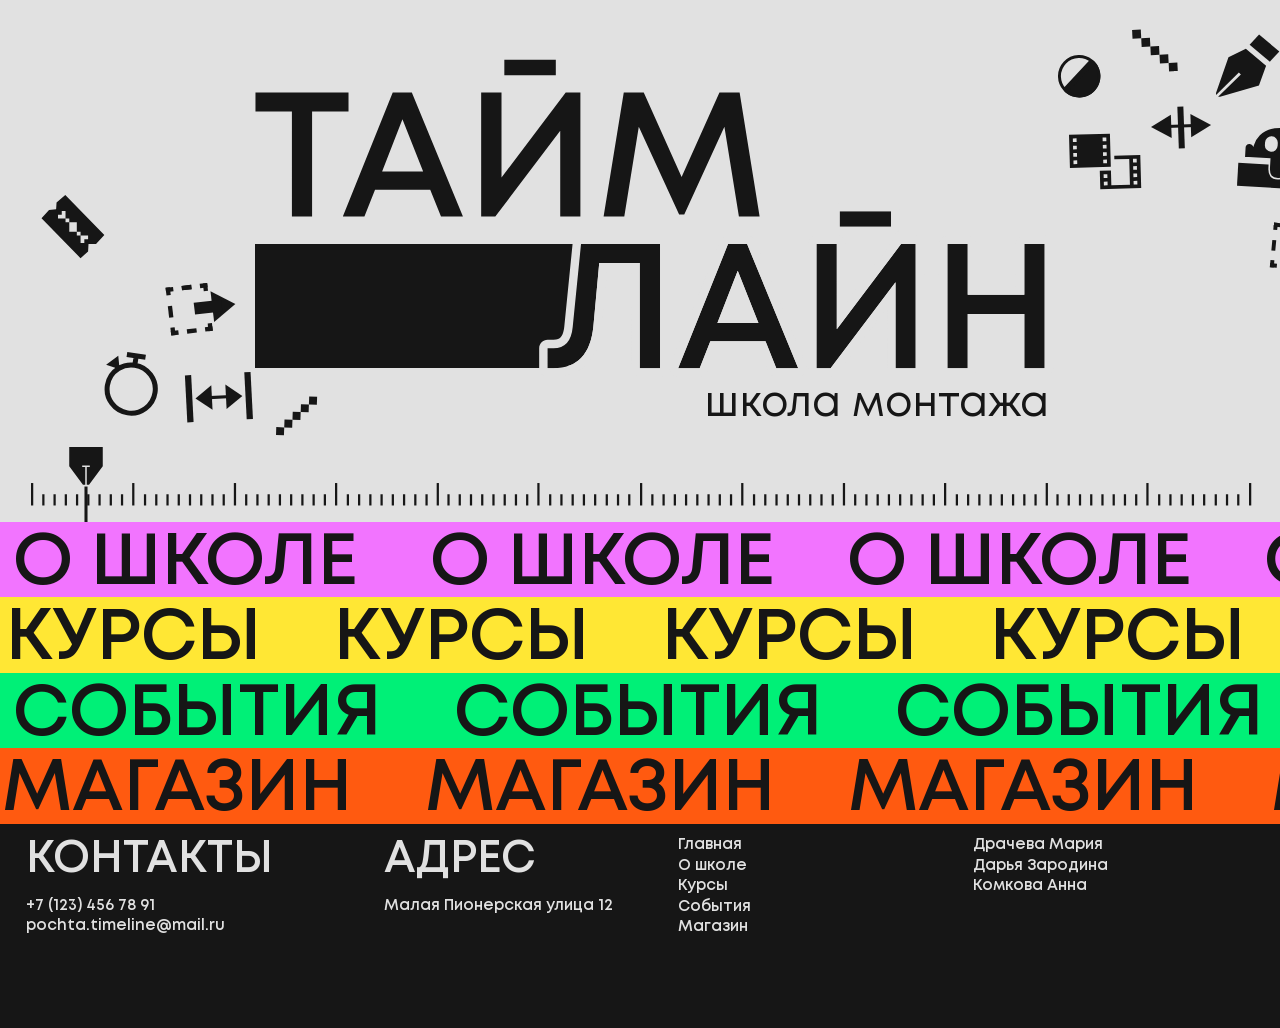
<file: index.html>
<!doctype html>
<html lang="ru">
  <head>
    <meta charset="UTF-8" />
    <meta name="viewport" content="width=device-width, initial-scale=1.0" />
    <title>ТАЙМЛАЙН</title>
    <link rel="stylesheet" href="stylesheets/style.css" />
    <script defer src="javascripts/index.js"></script>
    <link rel="icon" href="images/icon.svg" />
  </head>

  <body class="main-page">
    <!-- <img class="bg-overlay" src="images/layouts/index.png" alt="" /> -->
    <section class="heading">
      <img class="logo" src="images/for-index/logo.svg" alt="logo" />
      <p>школа монтажа</p>

      <img
        id="parallaxPlusPlus"
        class="cut"
        src="images/elements/cut.svg"
        alt="cut"
      />
      <img
        id="parallaxMinusMinus"
        class="fx"
        src="images/elements/fx.svg"
        alt="fx"
      />
      <img
        id="parallaxMinusPlus"
        class="arrow"
        src="images/elements/arrow.svg"
        alt="arrow"
      />
      <img
        id="parallaxPlusMinus"
        class="clock"
        src="images/elements/clock.svg"
        alt="clock"
      />
      <img
        id="parallaxPlusPlus2"
        class="arrows1"
        src="images/elements/arrows1.svg"
        alt="arrows1"
      />
      <img
        id="parallaxPlusMinus2"
        class="stick"
        src="images/elements/stick.svg"
        alt="stick"
      />

      <img
        id="parallaxMinusPlus2"
        class="arrow2"
        src="images/elements/arrow.svg"
        alt="arrow"
      />
      <img
        id="parallaxMinusMinus2"
        class="stick2"
        src="images/elements/stick.svg"
        alt="stick"
      />
      <img
        id="parallaxPlusPlus3"
        class="arrows2"
        src="images/elements/arrows2.svg"
        alt="arrows2"
      />
      <img
        id="parallaxMinusPlus3"
        class="frame"
        src="images/elements/frame.svg"
        alt="frame"
      />
      <img
        id="parallaxPlusMinus3"
        class="pen"
        src="images/elements/pen.svg"
        alt="pen"
      />
      <img
        id="parallaxMinusMinus3"
        class="visibility"
        src="images/elements/visibility.svg"
        alt="visibility"
      />
      <img
        id="parallaxPlusPlus4"
        class="circle"
        src="images/elements/circle.svg"
        alt="circle"
      />

      <img class="line" src="images/for-index/line.svg" alt="line" />
      <img
        id="parallaxcursor"
        class="cursor"
        src="images/for-index/cursor.svg"
        alt="cursor"
      />

      <nav class="main-menu">
        <a class="about-school" href="aboutschool.html"
          >О ШКОЛЕ&nbsp;&nbsp;&nbsp;&nbsp;О ШКОЛЕ&nbsp;&nbsp;&nbsp;&nbsp;О
          ШКОЛЕ&nbsp;&nbsp;&nbsp;&nbsp;О ШКОЛЕ&nbsp;&nbsp;&nbsp;&nbsp;О
          ШКОЛЕ&nbsp;&nbsp;&nbsp;&nbsp;О ШКОЛЕ&nbsp;&nbsp;&nbsp;&nbsp;О
          ШКОЛЕ&nbsp;&nbsp;&nbsp;&nbsp;О ШКОЛЕ</a
        >
        <a class="courses" href="courses.html"
          >КУРСЫ&nbsp;&nbsp;&nbsp;&nbsp;КУРСЫ&nbsp;&nbsp;&nbsp;&nbsp;КУРСЫ&nbsp;&nbsp;&nbsp;&nbsp;КУРСЫ&nbsp;&nbsp;&nbsp;&nbsp;КУРСЫ&nbsp;&nbsp;&nbsp;&nbsp;КУРСЫ&nbsp;&nbsp;&nbsp;&nbsp;КУРСЫ&nbsp;&nbsp;&nbsp;&nbsp;КУРСЫ</a
        >
        <a class="events" href="events.html"
          >СОБЫТИЯ&nbsp;&nbsp;&nbsp;&nbsp;СОБЫТИЯ&nbsp;&nbsp;&nbsp;&nbsp;СОБЫТИЯ&nbsp;&nbsp;&nbsp;&nbsp;СОБЫТИЯ&nbsp;&nbsp;&nbsp;&nbsp;СОБЫТИЯ&nbsp;&nbsp;&nbsp;&nbsp;СОБЫТИЯ&nbsp;&nbsp;&nbsp;&nbsp;СОБЫТИЯ&nbsp;&nbsp;&nbsp;&nbsp;СОБЫТИЯ</a
        >
        <a class="shop" href="shop.html"
          >МАГАЗИН&nbsp;&nbsp;&nbsp;&nbsp;МАГАЗИН&nbsp;&nbsp;&nbsp;&nbsp;МАГАЗИН&nbsp;&nbsp;&nbsp;&nbsp;МАГАЗИН&nbsp;&nbsp;&nbsp;&nbsp;МАГАЗИН&nbsp;&nbsp;&nbsp;&nbsp;МАГАЗИН&nbsp;&nbsp;&nbsp;&nbsp;МАГАЗИН</a
        >
      </nav>
    </section>

    <section class="footer">
      <section class="first">
        <h1>КОНТАКТЫ</h1>
        <p>+7 (123) 456 78 91</p>
        <p>pochta.timeline@mail.ru</p>
      </section>

      <section class="second">
        <h1>АДРЕС</h1>
        <p>Малая Пионерская улица 12</p>
      </section>

      <section class="thrid">
        <a href="index.html">Главная</a>
        <a href="aboutschool.html">О школе</a>
        <a href="courses.html">Курсы</a>
        <a href="events.html">События</a>
        <a href="shop.html">Магазин</a>
      </section>

      <section class="forth">
        <p>Драчева Мария</p>
        <p>Дарья Зародина</p>
        <p>Комкова Анна</p>
      </section>
    </section>
  </body>
</html>
</file>
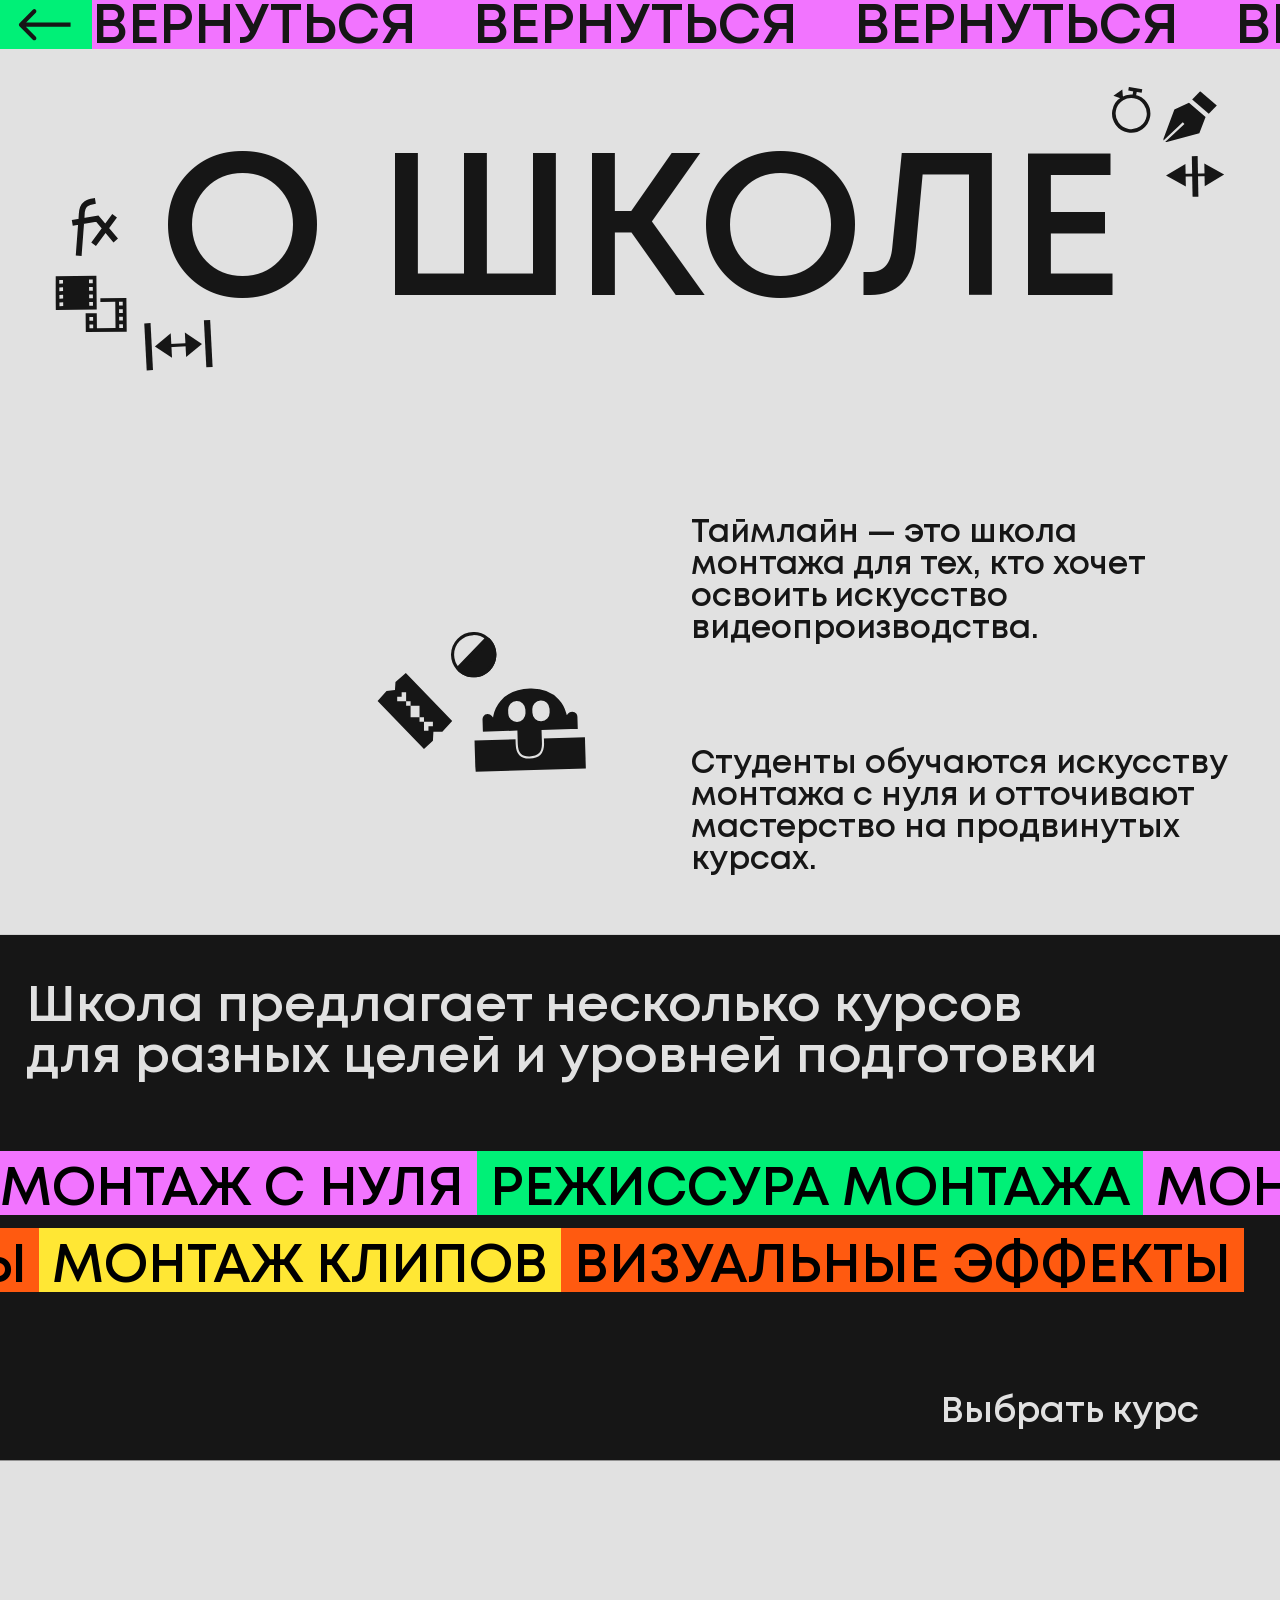
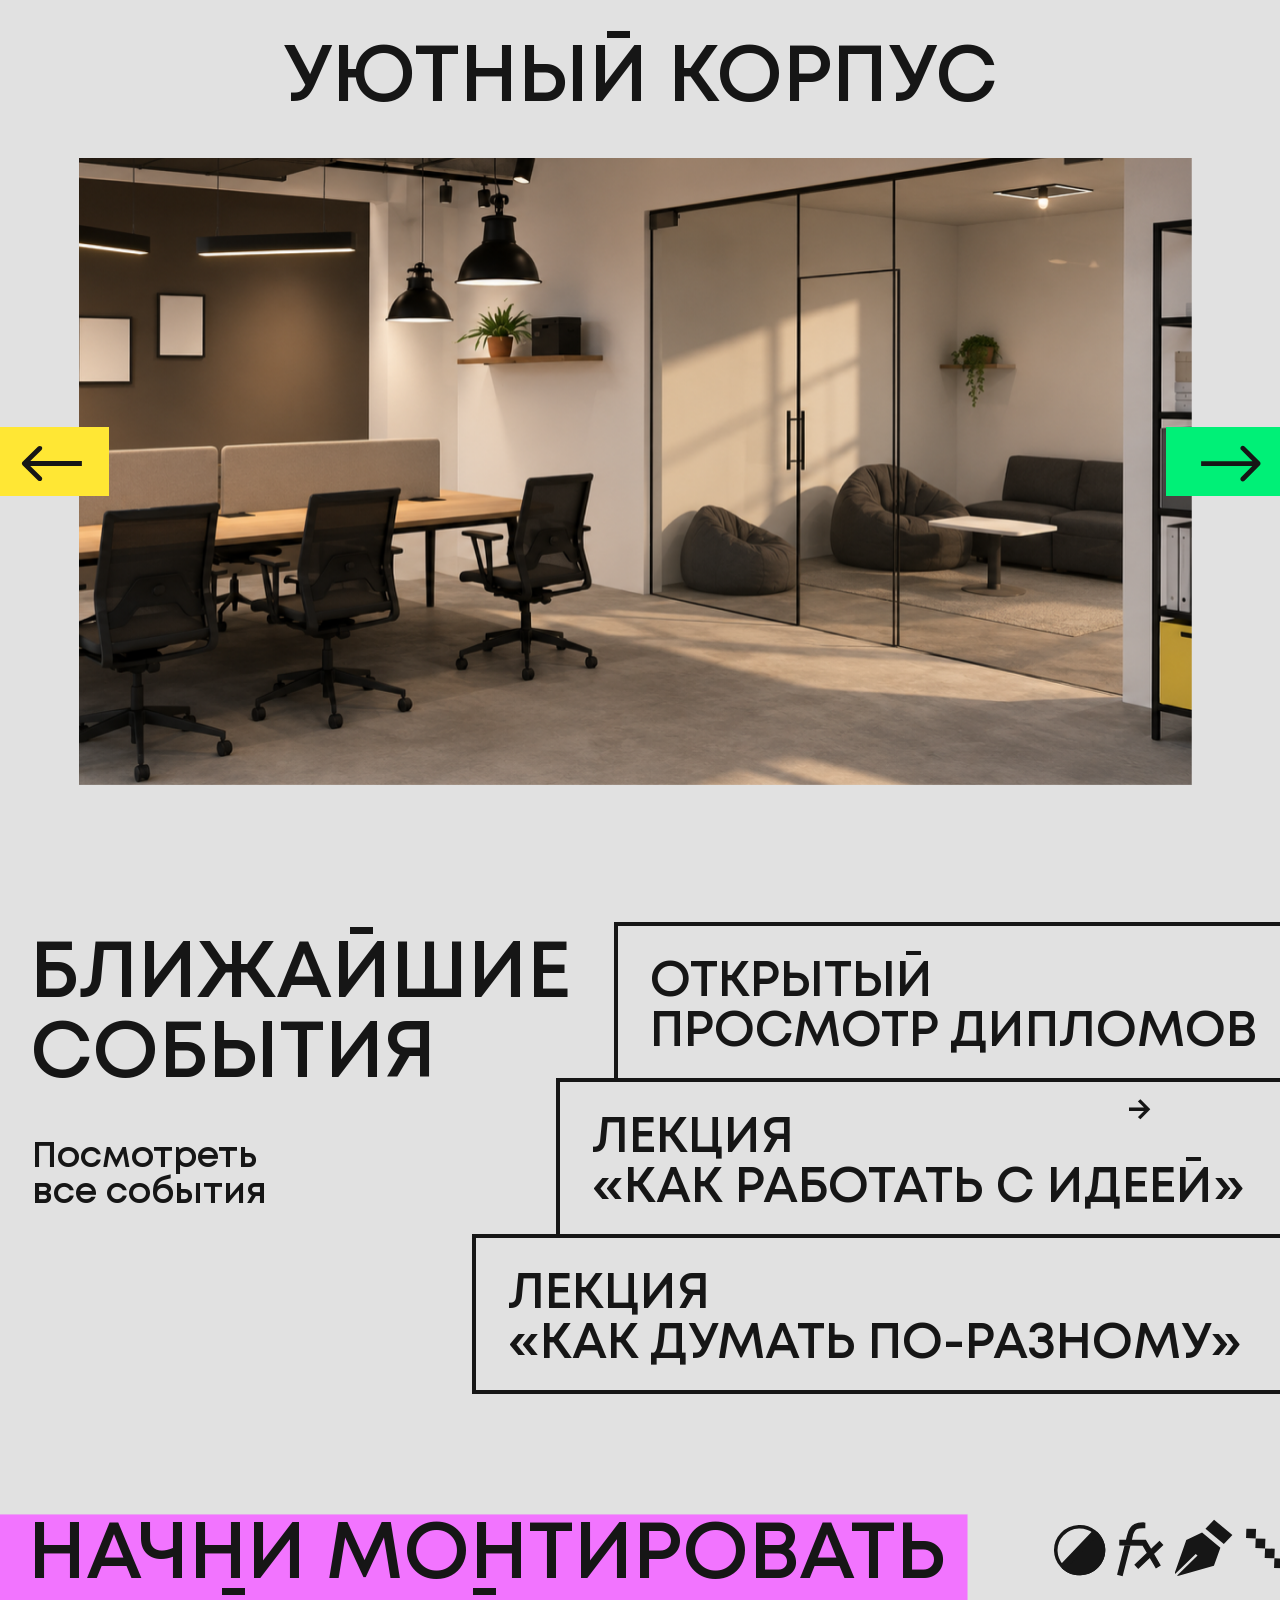
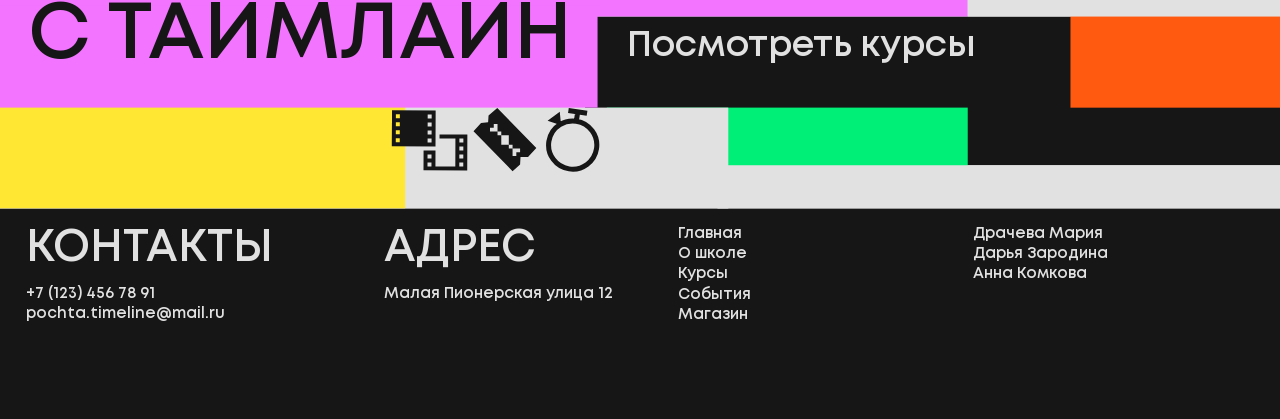
<file: aboutschool.html>
<!doctype html>
<html lang="ru">
  <head>
    <meta charset="UTF-8" />
    <meta name="viewport" content="width=device-width, initial-scale=1.0" />
    <title>О ШКОЛЕ</title>
    <link rel="stylesheet" href="stylesheets/style.css" />
    <script defer src="javascripts/aboutschool.js"></script>
    <link rel="icon" href="images/icon.svg" />
  </head>
  <body class="page-about-school">
    <!-- <img class="bg-overlay" src="images/layouts/about-school.png" alt="Frame" /> -->
    <nav class="comeback">
      <a class="button-comeback" href="index.html"></a>
      <a class="text-comeback" href="index.html"
        >ВЕРНУТЬСЯ&nbsp;&nbsp;&nbsp;&nbsp;ВЕРНУТЬСЯ&nbsp;&nbsp;&nbsp;&nbsp;ВЕРНУТЬСЯ&nbsp;&nbsp;&nbsp;&nbsp;ВЕРНУТЬСЯ&nbsp;&nbsp;&nbsp;&nbsp;ВЕРНУТЬСЯ&nbsp;&nbsp;&nbsp;&nbsp;ВЕРНУТЬСЯ&nbsp;&nbsp;&nbsp;&nbsp;ВЕРНУТЬСЯ</a
      >
    </nav>

    <section class="heading">
      <h1>О ШКОЛЕ</h1>
      <img
        id="parallaxPlusPlus"
        class="fx"
        src="images/elements/fx.svg"
        alt="fx"
      />
      <img
        id="parallaxPlusMinus"
        class="frame"
        src="images/elements/frame.svg"
        alt="frame"
      />
      <img
        id="parallaxMinusMinus"
        class="arrows1"
        src="images/elements/arrows1.svg"
        alt="arrows1"
      />
      <img
        id="parallaxMinusPlus"
        class="clock"
        src="images/elements/clock.svg"
        alt="clock"
      />
      <img
        id="parallaxPlusPlus2"
        class="pen"
        src="images/elements/pen.svg"
        alt="pen"
      />
      <img
        id="parallaxPlusMinus2"
        class="arrows2"
        src="images/elements/arrows2.svg"
        alt="arrows2"
      />
    </section>

    <section class="description">
      <section class="elements">
        <img
          class="visibility"
          src="images/elements/visibility.svg"
          alt="visibility"
        />
        <img class="circle" src="images/elements/circle.svg" alt="circle" />
        <img class="cut" src="images/elements/cut.svg" alt="cut" />
      </section>
      <section class="text">
        <p>
          Таймлайн — это школа монтажа для тех, кто хочет освоить искусство
          видеопроизводства.
        </p>
        <p>
          Студенты обучаются искусству монтажа с нуля и отточивают мастерство на
          продвинутых курсах.
        </p>
      </section>
    </section>

    <section class="courses-part">
      <img
        class="background"
        src="images/for-about-school/background.svg"
        alt="background"
      />
      <p class="courses-heading">
        Школа предлагает несколько курсов<br />для разных целей и уровней
        подготовки
      </p>

      <div class="first-marquee">
        <div class="parts-of-marquee">
          <div class="pink">МОНТАЖ С НУЛЯ</div>
          <div class="green">РЕЖИССУРА МОНТАЖА</div>
          <div class="pink">МОНТАЖ С НУЛЯ</div>
          <div class="green">РЕЖИССУРА МОНТАЖА</div>
          <!-- <div class="pink">МОНТАЖ С НУЛЯ</div>
          <div class="green">РЕЖИССУРА МОНТАЖА</div> -->
        </div>
      </div>

      <div class="second-marquee">
        <div class="parts-of-marquee">
          <div class="yellow">МОНТАЖ КЛИПОВ</div>
          <div class="orange">ВИЗУАЛЬНЫЕ ЭФФЕКТЫ</div>
          <div class="yellow">МОНТАЖ КЛИПОВ</div>
          <div class="orange">ВИЗУАЛЬНЫЕ ЭФФЕКТЫ</div>
        </div>
      </div>

      <div class="button-course"></div>
      <a class="button-course-text" href="courses.html"
        >Выбрать курс <span class="arrow">→</span></a
      >
    </section>

    <section class="space-part">
      <h2>УЮТНЫЙ КОРПУС</h2>
      <div class="slider">
        <button id="prevBtn" class="slider-btn-prev">
          <img
            class="arrow-prev"
            src="images/for-about-school/arrow-for-button.svg"
            alt="arrow"
          />
        </button>

        <button id="nextBtn" class="slider-btn-next">
          <img
            class="arrow-btn"
            src="images/for-about-school/arrow-for-button.svg"
            alt="arrow"
          />
        </button>

        <img
          id="slideImage"
          src="images/for-about-school/place1.png"
          alt="slide"
        />
      </div>
    </section>

    <section class="events-part">
      <section class="first-part">
        <h2>БЛИЖАЙШИЕ<br />СОБЫТИЯ</h2>
        <a class="text" href="events.html"
          >Посмотреть<br />все события <span class="arrow">→</span></a
        >
      </section>

      <section class="second-part">
        <a class="first-event" href="events.html"
          >ОТКРЫТЫЙ<br />ПРОСМОТР ДИПЛОМОВ</a
        >
        <a class="second-event" href="events.html"
          >ЛЕКЦИЯ<br />«КАК РАБОТАТЬ С ИДЕЕЙ»</a
        >
        <a class="third-event" href="events.html"
          >ЛЕКЦИЯ<br />«КАК ДУМАТЬ ПО-РАЗНОМУ»</a
        >
      </section>
    </section>

    <section class="final-part">
      <h2>НАЧНИ МОНТИРОВАТЬ<br />С ТАЙМЛАЙН</h2>
      <a class="button-watch-course" href="courses.html"
        >Посмотреть курсы <span class="arrow">→</span></a
      >

      <img class="circle" src="images/elements/circle.svg" alt="circle" />
      <img class="fx" src="images/elements/fx.svg" alt="fx" />
      <img class="pen" src="images/elements/pen.svg" alt="pen" />
      <img class="stick" src="images/elements/stick.svg" alt="stick" />

      <img class="frame" src="images/elements/frame.svg" alt="frame" />
      <img class="cut" src="images/elements/cut.svg" alt="cut" />
      <img class="clock" src="images/elements/clock.svg" alt="clock" />

      <img
        class="final-background"
        src="images/for-about-school/final-background.svg"
        alt="final-background"
      />
    </section>

    <footer>
      <section class="footer">
        <section class="first">
          <h1>КОНТАКТЫ</h1>
          <p>+7 (123) 456 78 91</p>
          <p>pochta.timeline@mail.ru</p>
        </section>

        <section class="second">
          <h1>АДРЕС</h1>
          <p>Малая Пионерская улица 12</p>
        </section>

        <section class="thrid">
          <a href="index.html">Главная</a>
          <a href="aboutschool.html">О школе</a>
          <a href="courses.html">Курсы</a>
          <a href="events.html">События</a>
          <a href="shop.html">Магазин</a>
        </section>

        <section class="forth">
          <p>Драчева Мария</p>
          <p>Дарья Зародина</p>
          <p>Анна Комкова</p>
        </section>
      </section>
    </footer>
  </body>
</html>
</file>
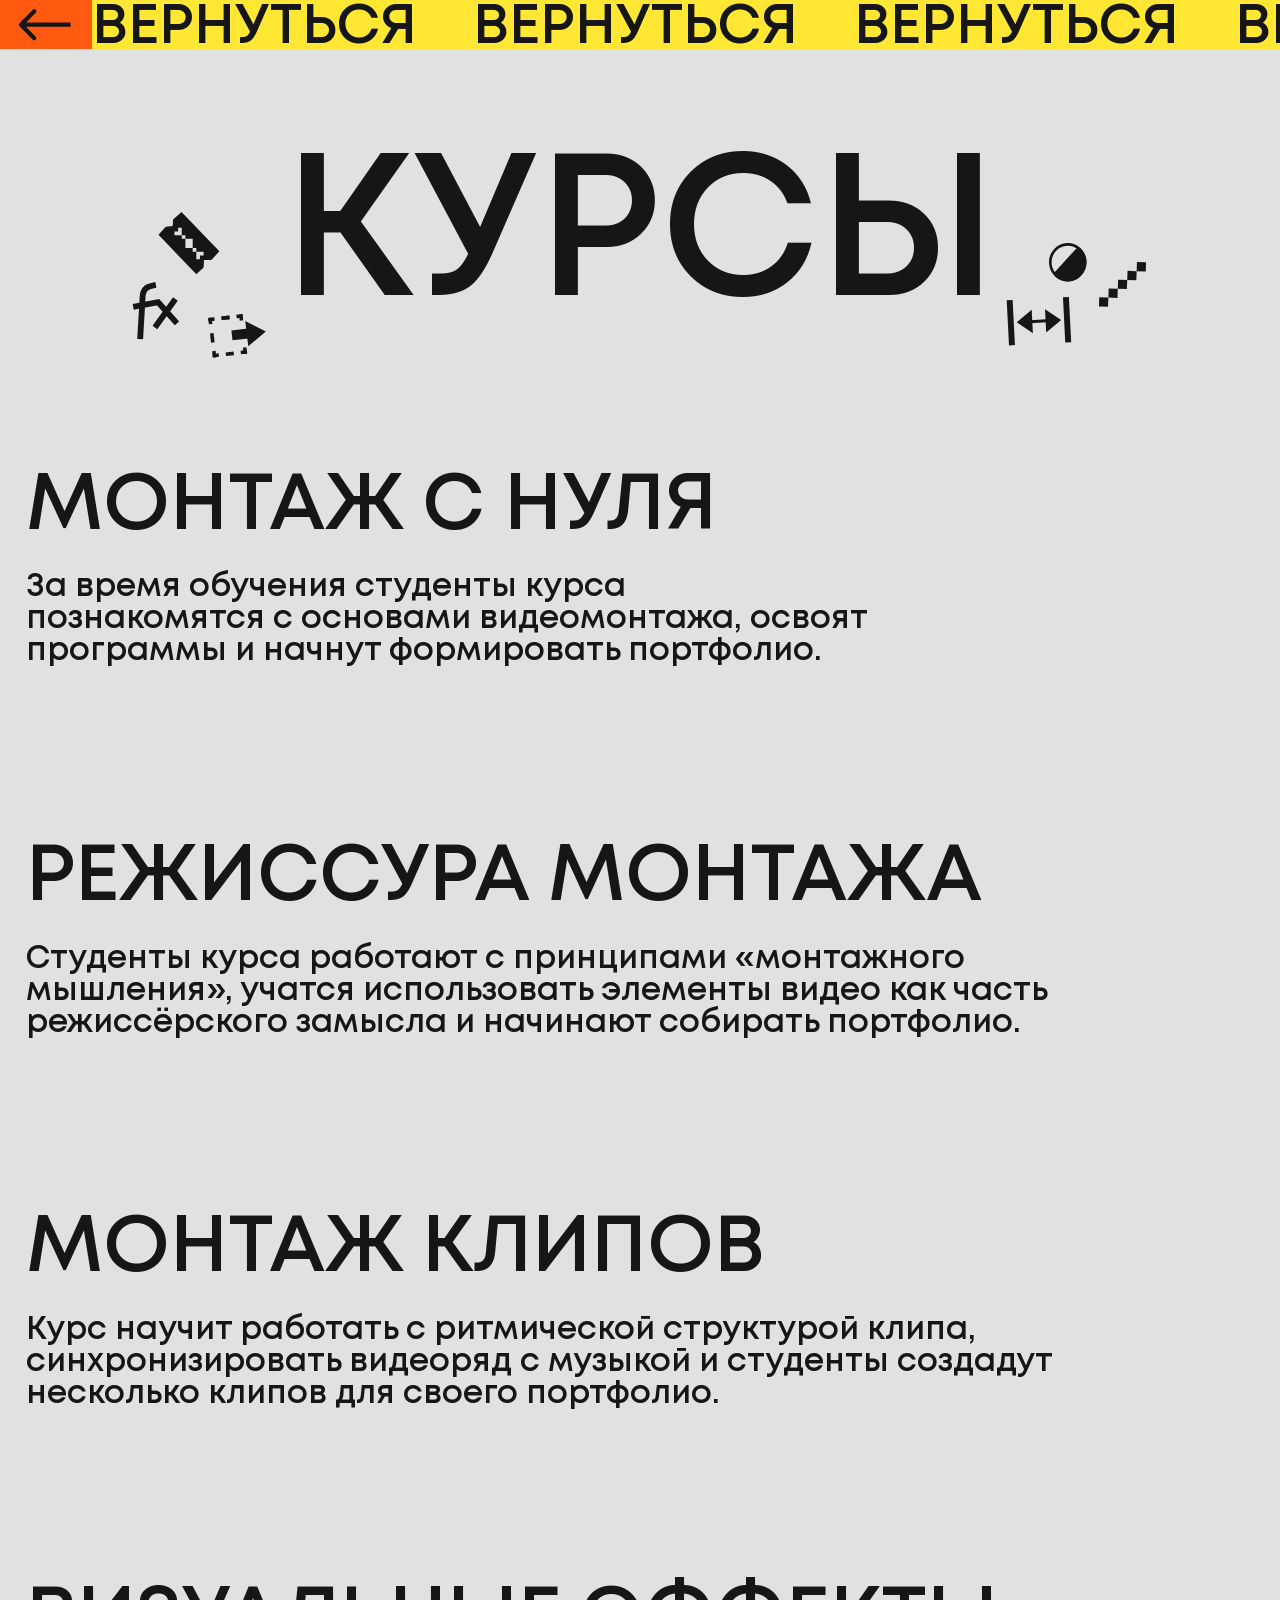
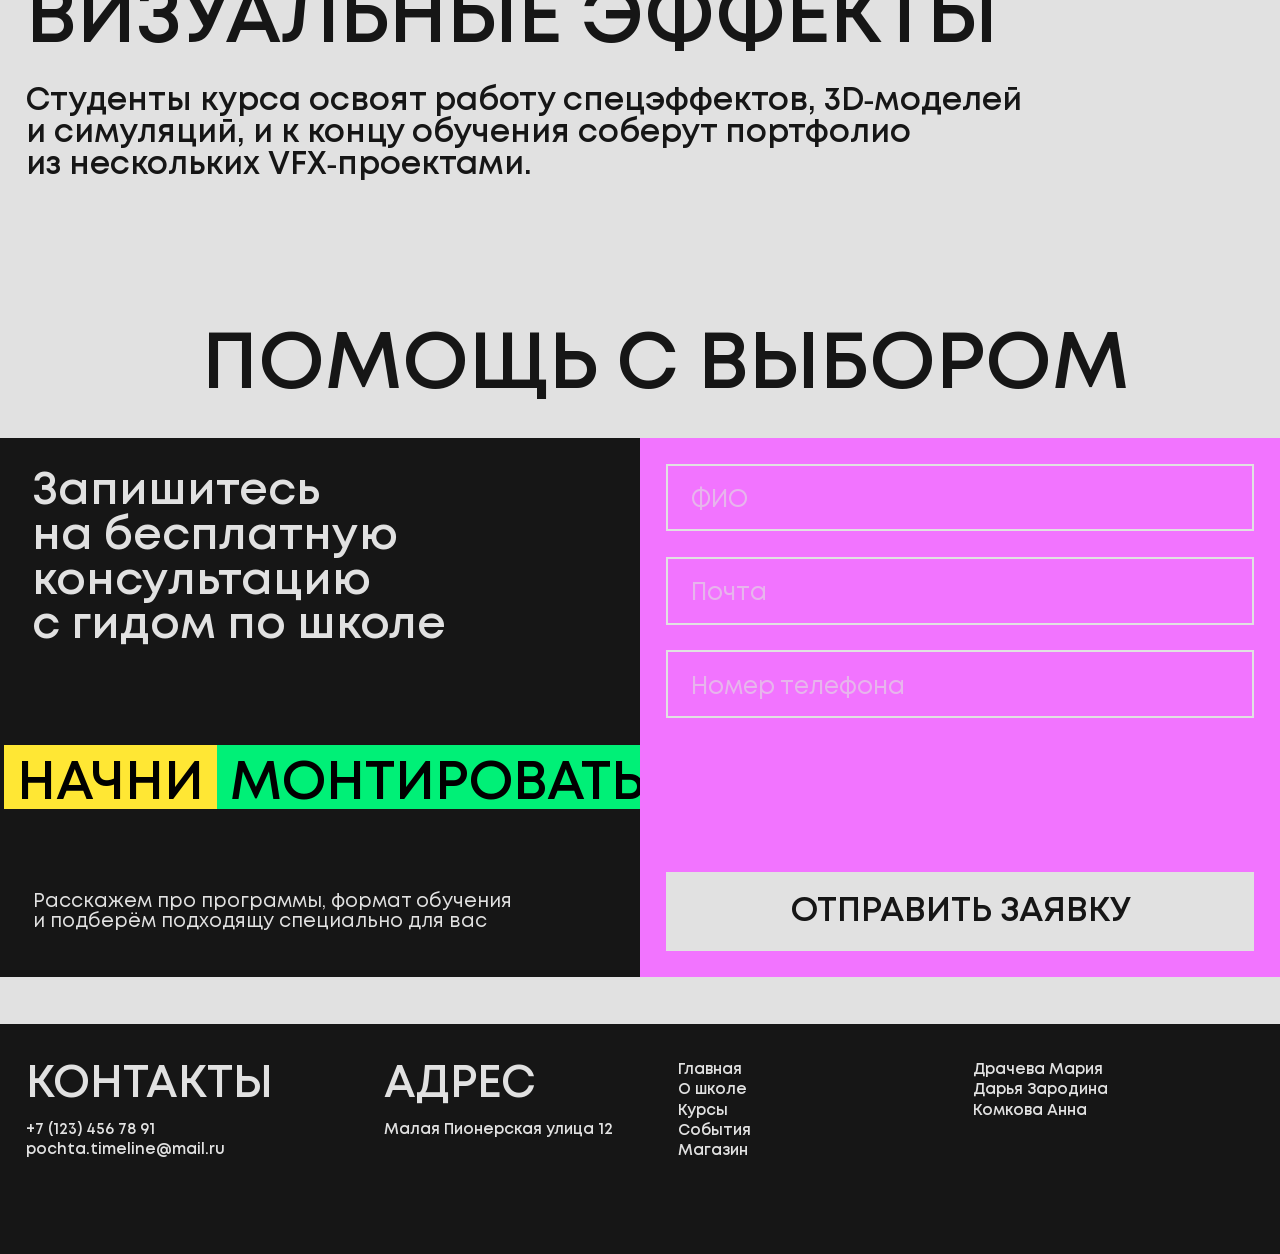
<file: courses.html>
<!doctype html>
<html lang="ru">
  <head>
    <meta charset="UTF-8" />
    <meta name="viewport" content="width=device-width, initial-scale=1.0" />
    <title>КУРСЫ</title>
    <link rel="stylesheet" href="stylesheets/style.css" />
    <script defer src="javascripts/courses.js"></script>
    <link rel="icon" href="images/icon.svg" />
  </head>
  <body class="page-courses">
    <!-- <img class="bg-overlay" src="images/layouts/coursers.png" alt="Slide" /> -->
    <nav class="comeback">
      <a class="button-comeback" href="index.html"></a>
      <a class="text-comeback" href="index.html"
        >ВЕРНУТЬСЯ&nbsp;&nbsp;&nbsp;&nbsp;ВЕРНУТЬСЯ&nbsp;&nbsp;&nbsp;&nbsp;ВЕРНУТЬСЯ&nbsp;&nbsp;&nbsp;&nbsp;ВЕРНУТЬСЯ&nbsp;&nbsp;&nbsp;&nbsp;ВЕРНУТЬСЯ&nbsp;&nbsp;&nbsp;&nbsp;ВЕРНУТЬСЯ&nbsp;&nbsp;&nbsp;&nbsp;ВЕРНУТЬСЯ</a
      >
    </nav>
    <section class="heading">
      <h1>КУРСЫ</h1>

      <img
        id="parallaxPlusPlus"
        class="arrow"
        src="images/elements/arrow.svg"
        alt="arrow"
      />
      <img
        id="parallaxPlusMinus"
        class="cut"
        src="images/elements/cut.svg"
        alt="cut"
      />
      <img
        id="parallaxMinusPlus"
        class="fx"
        src="images/elements/fx.svg"
        alt="fx"
      />

      <img
        id="parallaxPlusPlus2"
        class="circle"
        src="images/elements/circle.svg"
        alt="circle"
      />
      <img
        id="parallaxPlusMinus2"
        class="stick"
        src="images/elements/stick.svg"
        alt="stick"
      />
      <img
        id="parallaxMinusMinus"
        class="arrows1"
        src="images/elements/arrows1.svg"
        alt="arrows1"
      />
    </section>

    <section class="cards-courses">
      <section>
        <a href="404.html" class="link">
          <h2>МОНТАЖ С НУЛЯ</h2>
          <p>
            За время обучения студенты курса<br />познакомятся с основами
            видеомонтажа, освоят<br />программы и начнут формировать портфолио.
          </p>

          <div class="marquee">
            <div class="parts-of-marquee">
              <div class="yellow">УЗНАТЬ</div>
              <div class="green">ПОДРОБНОСТИ</div>
              <div class="pink">УЗНАТЬ</div>
              <div class="orange">ПОДРОБНОСТИ</div>
              <div class="yellow">УЗНАТЬ</div>
              <div class="green">ПОДРОБНОСТИ</div>
              <div class="pink">УЗНАТЬ</div>
              <div class="orange">ПОДРОБНОСТИ</div>
            </div>
          </div>
        </a>
      </section>
      <section>
        <a href="404.html" class="link">
          <h2>РЕЖИССУРА МОНТАЖА</h2>
          <p>
            Студенты курса работают с принципами «монтажного<br />мышления»,
            учатся использовать элементы видео как часть<br />режиссёрского
            замысла и начинают собирать портфолио.
          </p>

          <div class="marquee">
            <div class="parts-of-marquee">
              <div class="yellow">УЗНАТЬ</div>
              <div class="green">ПОДРОБНОСТИ</div>
              <div class="pink">УЗНАТЬ</div>
              <div class="orange">ПОДРОБНОСТИ</div>
              <div class="yellow">УЗНАТЬ</div>
              <div class="green">ПОДРОБНОСТИ</div>
              <div class="pink">УЗНАТЬ</div>
              <div class="orange">ПОДРОБНОСТИ</div>
            </div>
          </div>
        </a>
      </section>
      <section>
        <a href="404.html" class="link">
          <h2>МОНТАЖ КЛИПОВ</h2>
          <p>
            Курс научит работать с ритмической структурой клипа,<br />синхронизировать
            видеоряд с музыкой и студенты создадут<br />несколько клипов для
            своего портфолио.
          </p>

          <div class="marquee">
            <div class="parts-of-marquee">
              <div class="yellow">УЗНАТЬ</div>
              <div class="green">ПОДРОБНОСТИ</div>
              <div class="pink">УЗНАТЬ</div>
              <div class="orange">ПОДРОБНОСТИ</div>
              <div class="yellow">УЗНАТЬ</div>
              <div class="green">ПОДРОБНОСТИ</div>
              <div class="pink">УЗНАТЬ</div>
              <div class="orange">ПОДРОБНОСТИ</div>
            </div>
          </div>
        </a>
      </section>
      <section>
        <a href="404.html" class="link">
          <h2>ВИЗУАЛЬНЫЕ ЭФФЕКТЫ</h2>
          <p>
            Студенты курса освоят работу спецэффектов, 3D‑моделей<br />и
            симуляций, и к концу обучения соберут портфолио<br />из нескольких
            VFX‑проектами.
          </p>

          <div class="marquee">
            <div class="parts-of-marquee">
              <div class="yellow">УЗНАТЬ</div>
              <div class="green">ПОДРОБНОСТИ</div>
              <div class="pink">УЗНАТЬ</div>
              <div class="orange">ПОДРОБНОСТИ</div>
              <div class="yellow">УЗНАТЬ</div>
              <div class="green">ПОДРОБНОСТИ</div>
              <div class="pink">УЗНАТЬ</div>
              <div class="orange">ПОДРОБНОСТИ</div>
            </div>
          </div>
        </a>
      </section>
    </section>

    <section class="consultation">
      <h2 class="help-text">ПОМОЩЬ С ВЫБОРОМ</h2>
      <p class="second-text">
        Расскажем про программы, формат обучения<br />и подберём подходящу
        специально для вас
      </p>
      <section class="help-sections">
        <section class="left">
          <p>
            Запишитесь<br />на бесплатную<br />консультацию<br />с гидом
            по школе
          </p>

          <div class="marquee">
            <div class="parts-of-marquee">
              <div class="yellow">НАЧНИ</div>
              <div class="green">МОНТИРОВАТЬ</div>
              <div class="pink">С ТАЙМЛАЙН</div>
              <div class="orange">СЕЙЧАС</div>
              <div class="yellow">НАЧНИ</div>
              <div class="green">МОНТИРОВАТЬ</div>
              <div class="pink">С ТАЙМЛАЙН</div>
              <div class="orange">СЕЙЧАС</div>
            </div>
          </div>
        </section>
        <section class="right">
          <form action="">
            <span class="placeholder">
              <input type="text" name="userName" value="" placeholder="" />
            </span>

            <span class="placeholder">
              <input type="email" name="email" value="" placeholder="" />
            </span>

            <span class="placeholder">
              <input type="tel" name="phone" value="" placeholder="" />
            </span>

            <!-- <a href="404.html">ОТПРАВИТЬ ЗАЯВКУ</a> -->

            <button type="button">
              <a href="404.html">ОТПРАВИТЬ ЗАЯВКУ</a>
            </button>
          </form>
        </section>
      </section>
    </section>

    <section class="footer">
      <section class="first">
        <h1>КОНТАКТЫ</h1>
        <p>+7 (123) 456 78 91</p>
        <p>pochta.timeline@mail.ru</p>
      </section>

      <section class="second">
        <h1>АДРЕС</h1>
        <p>Малая Пионерская улица 12</p>
      </section>

      <section class="thrid">
        <a href="index.html">Главная</a>
        <a href="aboutschool.html">О школе</a>
        <a href="courses.html">Курсы</a>
        <a href="events.html">События</a>
        <a href="shop.html">Магазин</a>
      </section>

      <section class="forth">
        <p>Драчева Мария</p>
        <p>Дарья Зародина</p>
        <p>Комкова Анна</p>
      </section>
    </section>
  </body>
</html>
</file>
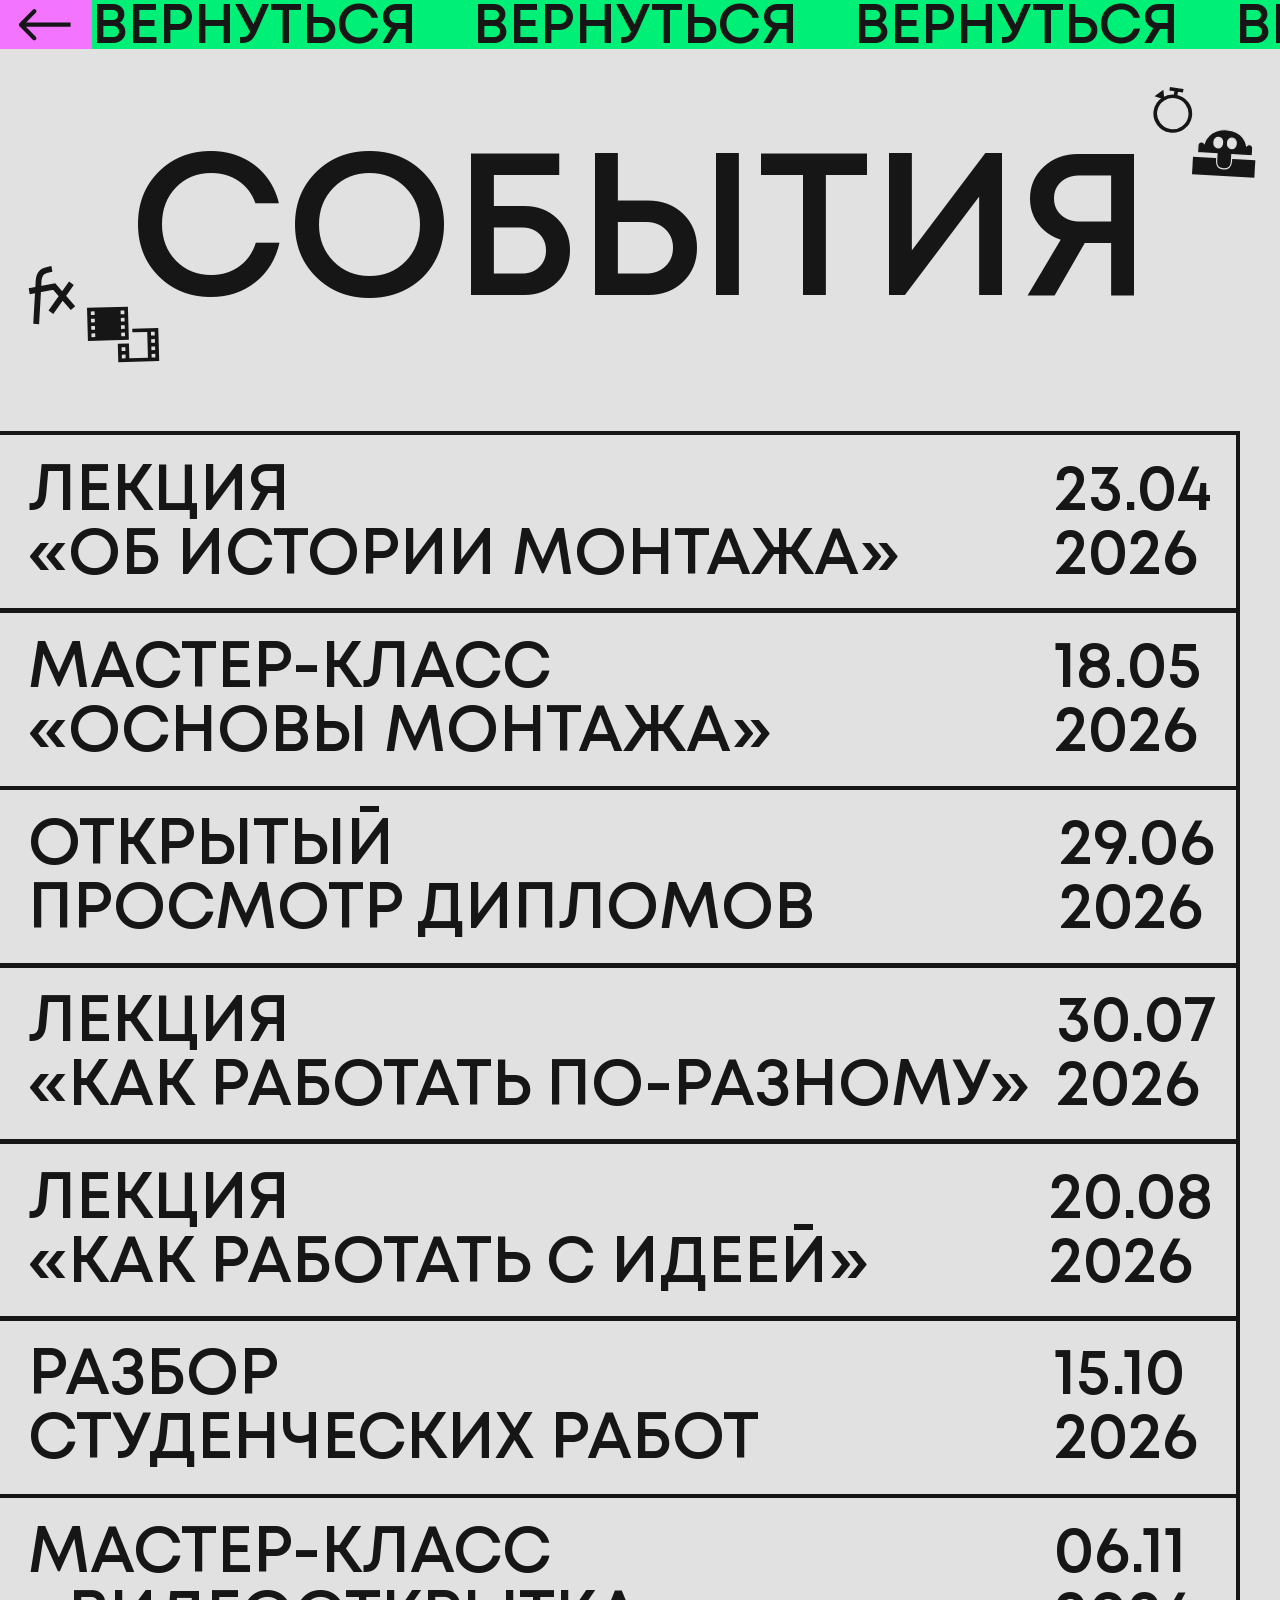
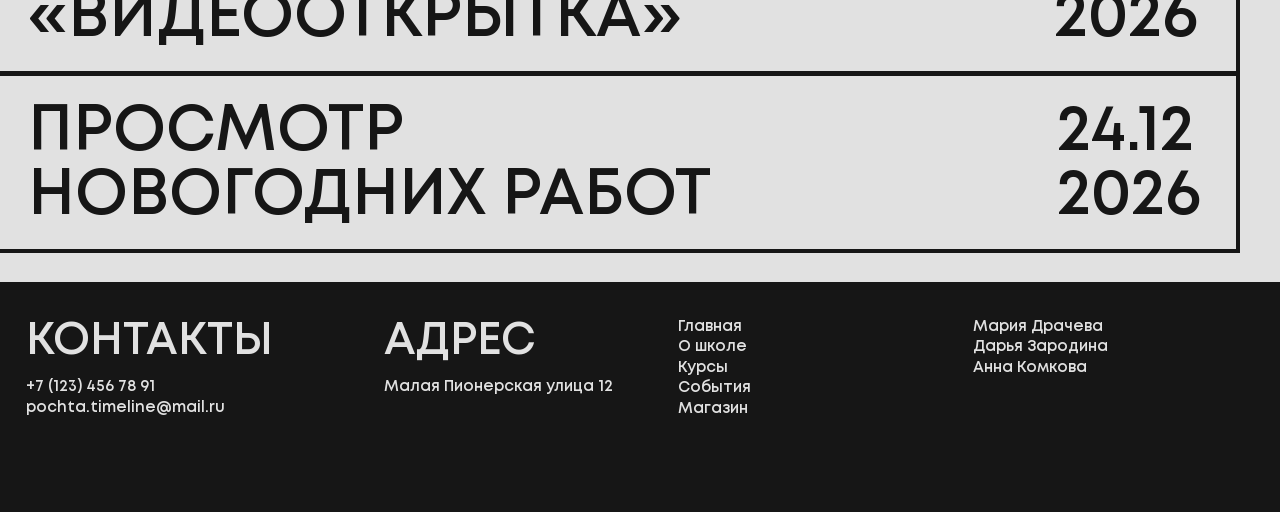
<file: events.html>
<!doctype html>
<html lang="ru">
  <head>
    <meta charset="UTF-8" />
    <meta name="viewport" content="width=device-width, initial-scale=1.0" />
    <title>СОБЫТИЯ</title>
    <link rel="stylesheet" href="stylesheets/style.css" />
    <script defer src="javascripts/events.js"></script>
    <link rel="icon" href="images/icon.svg" />
  </head>
  <body class="page-events">
    <!-- <img class="bg-overlay" src="images/layouts/events.png" alt="Slide" /> -->
    <nav class="comeback">
      <a class="button-comeback" href="index.html"></a>
      <a class="text-comeback" href="index.html"
        >ВЕРНУТЬСЯ&nbsp;&nbsp;&nbsp;&nbsp;ВЕРНУТЬСЯ&nbsp;&nbsp;&nbsp;&nbsp;ВЕРНУТЬСЯ&nbsp;&nbsp;&nbsp;&nbsp;ВЕРНУТЬСЯ&nbsp;&nbsp;&nbsp;&nbsp;ВЕРНУТЬСЯ&nbsp;&nbsp;&nbsp;&nbsp;ВЕРНУТЬСЯ&nbsp;&nbsp;&nbsp;&nbsp;ВЕРНУТЬСЯ</a
      >
    </nav>
    <section class="heading">
      <h1>СОБЫТИЯ</h1>

      <img
        id="parallaxPlusPlus"
        class="fx"
        src="images/elements/fx.svg"
        alt="fx"
      />
      <img
        id="parallaxPlusMinus"
        class="frame"
        src="images/elements/frame.svg"
        alt="frame"
      />
      <img
        id="parallaxMinusPlus"
        class="clock"
        src="images/elements/clock.svg"
        alt="clock"
      />
      <img
        id="parallaxMinusMinus"
        class="visibility"
        src="images/elements/visibility.svg"
        alt="visibility"
      />
    </section>

    <section class="cards-events">
      <section class="first-event" data-modal="modal-first-event">
        <h2>ЛЕКЦИЯ<br />«ОБ ИСТОРИИ МОНТАЖА»</h2>
        <h2>23.04<br />2026</h2>
      </section>

      <div class="modal" id="modal-first-event">
        <div class="modal-window">
          <button class="modal-close" type="button"></button>

          <div class="marquee-window">
            <p class="text-marquee-window">
              СОБЫТИЕ&nbsp;&nbsp;&nbsp;&nbsp;СОБЫТИЕ&nbsp;&nbsp;&nbsp;&nbsp;СОБЫТИЕ&nbsp;&nbsp;&nbsp;&nbsp;СОБЫТИЕ&nbsp;&nbsp;&nbsp;&nbsp;СОБЫТИЕ&nbsp;&nbsp;&nbsp;&nbsp;СОБЫТИЕ
            </p>
          </div>

          <img
            class="poster"
            src="images/posters-for-events/first-event.svg"
            alt="first-event"
          />

          <h3>ЛЕКЦИЯ<br />«ОБ ИСТОРИИ МОНТАЖА»</h3>

          <p class="description-event">
            Лекция «Об истории монтажа» погрузит вас<br />в эволюцию
            видеомонтажа — от ручного склеивания<br />киноплёнки до современных
            цифровых технологий.<br />
            Вы узнаете о ключевых этапах развития профессии,<br />знаковых
            фильмах и новаторских приёмах. Лекция<br />поможет понять, как
            монтаж превратился<br />
            из технического процесса в мощный художественный<br />инструмент,
            формирующий восприятие зрителя.
          </p>

          <p class="date">Дата: 23.04.2026</p>
          <p class="info">Спикер: Вячеслав Хохлов</p>

          <button class="button-to" type="button">
            <a href="404.html">ПОЙТИ</a>
          </button>
        </div>
      </div>

      <section class="second-event" data-modal="modal-second-event">
        <h2>МАСТЕР-КЛАСС<br />«ОСНОВЫ МОНТАЖА»</h2>
        <h2>18.05<br />2026</h2>
      </section>

      <div class="modal" id="modal-second-event">
        <div class="modal-window">
          <button class="modal-close" type="button"></button>

          <div class="marquee-window">
            <p class="text-marquee-window">
              СОБЫТИЕ&nbsp;&nbsp;&nbsp;&nbsp;СОБЫТИЕ&nbsp;&nbsp;&nbsp;&nbsp;СОБЫТИЕ&nbsp;&nbsp;&nbsp;&nbsp;СОБЫТИЕ&nbsp;&nbsp;&nbsp;&nbsp;СОБЫТИЕ&nbsp;&nbsp;&nbsp;&nbsp;СОБЫТИЕ
            </p>
          </div>

          <img
            class="poster"
            src="images/posters-for-events/second-event.svg"
            alt="second-event"
          />

          <h3>МАСТЕР-КЛАСС<br />«ОСНОВЫ МОНТАЖА»</h3>

          <p class="description-event">
            Мастер‑класс «Основы монтажа» поможет освоить<br />базовые приёмы
            видеомонтажа: участники<br />познакомятся с интерфейсом Adobe
            Premiere Pro,<br />научатся работать с кадрами, добавлять
            переходы<br />и звук, а в завершение смонтируют свой первый<br />короткий
            ролик под руководством преподавателя.
          </p>

          <p class="date2">Дата: 18.05.2026</p>
          <p class="info2">Автор: Владимир Сабатовский</p>

          <button class="button-to2" type="button">
            <a href="404.html">ПОЙТИ</a>
          </button>
        </div>
      </div>

      <section class="thrid-event" data-modal="modal-thrid-event">
        <h2>ОТКРЫТЫЙ<br />ПРОСМОТР ДИПЛОМОВ</h2>
        <h2>29.06<br />2026</h2>
      </section>

      <div class="modal" id="modal-thrid-event">
        <div class="modal-window">
          <button class="modal-close" type="button"></button>

          <div class="marquee-window">
            <p class="text-marquee-window">
              СОБЫТИЕ&nbsp;&nbsp;&nbsp;&nbsp;СОБЫТИЕ&nbsp;&nbsp;&nbsp;&nbsp;СОБЫТИЕ&nbsp;&nbsp;&nbsp;&nbsp;СОБЫТИЕ&nbsp;&nbsp;&nbsp;&nbsp;СОБЫТИЕ&nbsp;&nbsp;&nbsp;&nbsp;СОБЫТИЕ
            </p>
          </div>

          <img
            class="poster"
            src="images/posters-for-events/third-event.svg"
            alt="third-event"
          />

          <h3>ОТКРЫТЫЙ<br />«ПРОСМОТР ДИПЛОМОВ»</h3>

          <p class="description-event">
            В уютном зале собираются студенты, наставники<br />и гости, чтобы
            увидеть плоды усердного труда.<br />На экране демонстрируют учебные
            фильмы,<br />
            созданные руками выпускников. После каждого<br />ролика звучит
            разбор: отмечают сильные стороны<br />и деликатно указывают на зоны
            роста. Для студентов<br />это не только оценка навыков, но и ценный
            диалог<br />с профессионалами индустрии.
          </p>

          <p class="date3">Дата: 29.06.2026</p>

          <button class="button-to" type="button">
            <a href="404.html">ПОЙТИ</a>
          </button>
        </div>
      </div>

      <section class="forth-event" data-modal="modal-forth-event">
        <h2>ЛЕКЦИЯ<br />«КАК РАБОТАТЬ ПО-РАЗНОМУ»</h2>
        <h2>30.07<br />2026</h2>
      </section>

      <div class="modal" id="modal-forth-event">
        <div class="modal-window">
          <button class="modal-close" type="button"></button>

          <div class="marquee-window">
            <p class="text-marquee-window">
              СОБЫТИЕ&nbsp;&nbsp;&nbsp;&nbsp;СОБЫТИЕ&nbsp;&nbsp;&nbsp;&nbsp;СОБЫТИЕ&nbsp;&nbsp;&nbsp;&nbsp;СОБЫТИЕ&nbsp;&nbsp;&nbsp;&nbsp;СОБЫТИЕ&nbsp;&nbsp;&nbsp;&nbsp;СОБЫТИЕ
            </p>
          </div>

          <img
            class="poster"
            src="images/posters-for-events/forth-event.png"
            alt="first-event"
          />

          <h3>ЛЕКЦИЯ<br />«КАК РАБОТАТЬ ПО-РАЗНОМУ»</h3>

          <p class="description-event">
            На лекции вы узнаете, как с помощью монтажа можно<br />менять
            настроение сцены, управлять ритмом<br />повествования и подчёркивать
            драматургию. <br />Мы рассмотрим основные стилистические<br />приёмы — от
            классического «невидимого» монтажа<br />до смелых экспериментальных
            решений.<br />Вы познакомитесь с тем, как разные стили монтажа<br />
            используются в кино, рекламе и музыкальных клипах.
          </p>

          <p class="date4">Дата: 30.07.2026</p>
          <p class="info4">Спикер: Валерия Чайкина</p>

          <button class="button-to" type="button">
            <a href="404.html">ПОЙТИ</a>
          </button>
        </div>
      </div>

      <section class="fifth-event" data-modal="modal-fifth-event">
        <h2>ЛЕКЦИЯ<br />«КАК РАБОТАТЬ С ИДЕЕЙ»</h2>
        <h2>20.08<br />2026</h2>
      </section>

      <div class="modal" id="modal-fifth-event">
        <div class="modal-window">
          <button class="modal-close" type="button"></button>

          <div class="marquee-window">
            <p class="text-marquee-window">
              СОБЫТИЕ&nbsp;&nbsp;&nbsp;&nbsp;СОБЫТИЕ&nbsp;&nbsp;&nbsp;&nbsp;СОБЫТИЕ&nbsp;&nbsp;&nbsp;&nbsp;СОБЫТИЕ&nbsp;&nbsp;&nbsp;&nbsp;СОБЫТИЕ&nbsp;&nbsp;&nbsp;&nbsp;СОБЫТИЕ
            </p>
          </div>

          <img
            class="poster"
            src="images/posters-for-events/fifth-event.png"
            alt="first-event"
          />

          <h3>ЛЕКЦИЯ<br />«КАК РАБОТАТЬ С ИДЕЕЙ»</h3>

          <p class="description-event">
            Вы узнаете, как превратить смутный замысел в чёткий<br />план работы
            и какие инструменты помогут донести<br />идею до зрителя с помощью
            монтажа. На лекции мы<br />покажем, что монтаж — это не только
            техническая<br />склейка кадров, но и творческий процесс, в
            котором<br />идея становится главным ориентиром. Вы поймёте,<br />как
            анализировать сценарий или исходные<br />
            материалы, чтобы выявить ключевые смыслы.
          </p>

          <p class="date5">Дата: 20.08.2026</p>
          <p class="info5">Спикеры: Анна Соколова и Матвей Ерёмин</p>

          <button class="button-to5" type="button">
            <a href="404.html">ПОЙТИ</a>
          </button>
        </div>
      </div>

      <section class="sixth-event" data-modal="modal-sixth-event">
        <h2>РАЗБОР<br />СТУДЕНЧЕСКИХ РАБОТ</h2>
        <h2>15.10<br />2026</h2>
      </section>

      <div class="modal" id="modal-sixth-event">
        <div class="modal-window">
          <button class="modal-close" type="button"></button>

          <div class="marquee-window">
            <p class="text-marquee-window">
              СОБЫТИЕ&nbsp;&nbsp;&nbsp;&nbsp;СОБЫТИЕ&nbsp;&nbsp;&nbsp;&nbsp;СОБЫТИЕ&nbsp;&nbsp;&nbsp;&nbsp;СОБЫТИЕ&nbsp;&nbsp;&nbsp;&nbsp;СОБЫТИЕ&nbsp;&nbsp;&nbsp;&nbsp;СОБЫТИЕ
            </p>
          </div>

          <img
            class="poster"
            src="images/posters-for-events/sixth-event.png"
            alt="first-event"
          />

          <h3>РАЗБОР<br />СТУДЕНЧЕСКИХ РАБОТ</h3>

          <p class="description-event">
            Приглашаем на мероприятие, где вместе с экспертами<br />разберём
            студенческие видеопроекты: от коротких<br />этюдов до курсовых
            роликов. На разборе мы<br />не просто скажем «нравится/не нравится»,
            а покажем,<br />
            как анализировать работу системно: от идеи<br />до технических
            нюансов склейки, цветокоррекции,<br />звука. Вы поймёте, по каким
            критериям<br />
            профессионалы оценивают монтаж, и сможете<br />применять эти
            замечания в собственной практике.
          </p>

          <p class="date6">Дата: 15.10.2026</p>
          <p class="info6">Эксперты: Владимир Сабатовский и Валерия Чайкина</p>

          <button class="button-to6" type="button">
            <a href="404.html">ПОЙТИ</a>
          </button>
        </div>
      </div>

      <section class="seventh-event" data-modal="modal-seventh-event">
        <h2>МАСТЕР-КЛАСС<br />«ВИДЕООТКРЫТКА»</h2>
        <h2>06.11<br />2026</h2>
      </section>

      <div class="modal" id="modal-seventh-event">
        <div class="modal-window">
          <button class="modal-close" type="button"></button>

          <div class="marquee-window">
            <p class="text-marquee-window">
              СОБЫТИЕ&nbsp;&nbsp;&nbsp;&nbsp;СОБЫТИЕ&nbsp;&nbsp;&nbsp;&nbsp;СОБЫТИЕ&nbsp;&nbsp;&nbsp;&nbsp;СОБЫТИЕ&nbsp;&nbsp;&nbsp;&nbsp;СОБЫТИЕ&nbsp;&nbsp;&nbsp;&nbsp;СОБЫТИЕ
            </p>
          </div>

          <img
            class="poster"
            src="images/posters-for-events/seventh-event.png"
            alt="first-event"
          />

          <h3>МАСТЕР-КЛАСС<br />«ВИДЕООТКРЫТКА»</h3>

          <p class="description-event">
            На мастер-классе узнаете, как превратить обычное<br />поздравление в
            маленький фильм: с продуманным<br />сюжетом, тёплой атмосферой и
            выразительными<br />деталями. Мы покажем, как создавать
            видеооткрытки<br />в разных форматах — от личного обращения в
            кадре<br />до коллажа из фото и видео с анимацией и озвучкой.
          </p>

          <p class="date7">Дата: 06.11.2026</p>
          <p class="info7">Автор: Анна Соколова</p>

          <button class="button-to7" type="button">
            <a href="404.html">ПОЙТИ</a>
          </button>
        </div>
      </div>

      <section class="eighth-event" data-modal="modal-eighth-event">
        <h2>ПРОСМОТР<br />НОВОГОДНИХ РАБОТ</h2>
        <h2>24.12<br />2026</h2>
      </section>
    </section>

    <div class="modal" id="modal-eighth-event">
      <div class="modal-window">
        <button class="modal-close" type="button"></button>

        <div class="marquee-window">
          <p class="text-marquee-window">
            СОБЫТИЕ&nbsp;&nbsp;&nbsp;&nbsp;СОБЫТИЕ&nbsp;&nbsp;&nbsp;&nbsp;СОБЫТИЕ&nbsp;&nbsp;&nbsp;&nbsp;СОБЫТИЕ&nbsp;&nbsp;&nbsp;&nbsp;СОБЫТИЕ&nbsp;&nbsp;&nbsp;&nbsp;СОБЫТИЕ
          </p>
        </div>

        <img
          class="poster"
          src="images/posters-for-events/eighth-event.png"
          alt="first-event"
        />

        <h3>ПРОСМОТР<br />НОВОГОДНИХ РАБОТ</h3>

        <p class="description-event">
          Приглашаем на уютный просмотр новогодних<br />видеоработ — от
          студенческих этюдов<br />до профессиональных праздничных проектов.
          Вместе<br />с экспертами мы не просто посмотрим красивые<br />кадры, а
          разберём, как создаётся та самая магия<br />праздника: как через
          монтаж, свет, звук и композицию<br />авторы передают ощущение чуда,
          уюта<br />и предвкушения Нового года.
        </p>

        <p class="date8">Дата: 24.12.2026</p>
        <p class="info8">Спикер: Матвей Ерёмин</p>

        <button class="button-to8" type="button">
          <a href="https://mashroomkakgrib.github.io/illinc/">ПОЙТИ</a>
        </button>
      </div>
    </div>

    <section class="footer">
      <section class="first">
        <h1>КОНТАКТЫ</h1>
        <p>+7 (123) 456 78 91</p>
        <p>pochta.timeline@mail.ru</p>
      </section>

      <section class="second">
        <h1>АДРЕС</h1>
        <p>Малая Пионерская улица 12</p>
      </section>

      <section class="thrid">
        <a href="index.html">Главная</a>
        <a href="aboutschool.html">О школе</a>
        <a href="courses.html">Курсы</a>
        <a href="events.html">События</a>
        <a href="shop.html">Магазин</a>
      </section>

      <section class="forth">
        <p>Мария Драчева</p>
        <p>Дарья Зародина</p>
        <p>Анна Комкова</p>
      </section>
    </section>
  </body>
</html>

<!-- <div class="modal eventsModal" id="firstevent">
          <div class="modalwindow">
            <button class="modalclose" type="button">
              <img src="images/foraboutschool/arrowgreen.svg" alt="" />
            </button>

            <h2>ЛЕКЦИЯ<br />«ОБ ИСТОРИИ МОНТАЖА»</h2>
            <p>
              Лекция «Об истории монтажа» погрузит вас в эволюцию видеомонтажа —
              от ручного склеивания киноплёнки до современных цифровых
              технологий. Вы узнаете о ключевых этапах развития профессии,
              знаковых фильмах и новаторских приёмах. Лекция поможет понять, как
              монтаж превратился из технического процесса в мощный
              художественный инструмент, формирующий восприятие зрителя.
            </p>
            <button class="button" type="button">
              <a href="404.html">ПОЙТИ</a>
            </button>
           </div>
        </div> -->
</file>
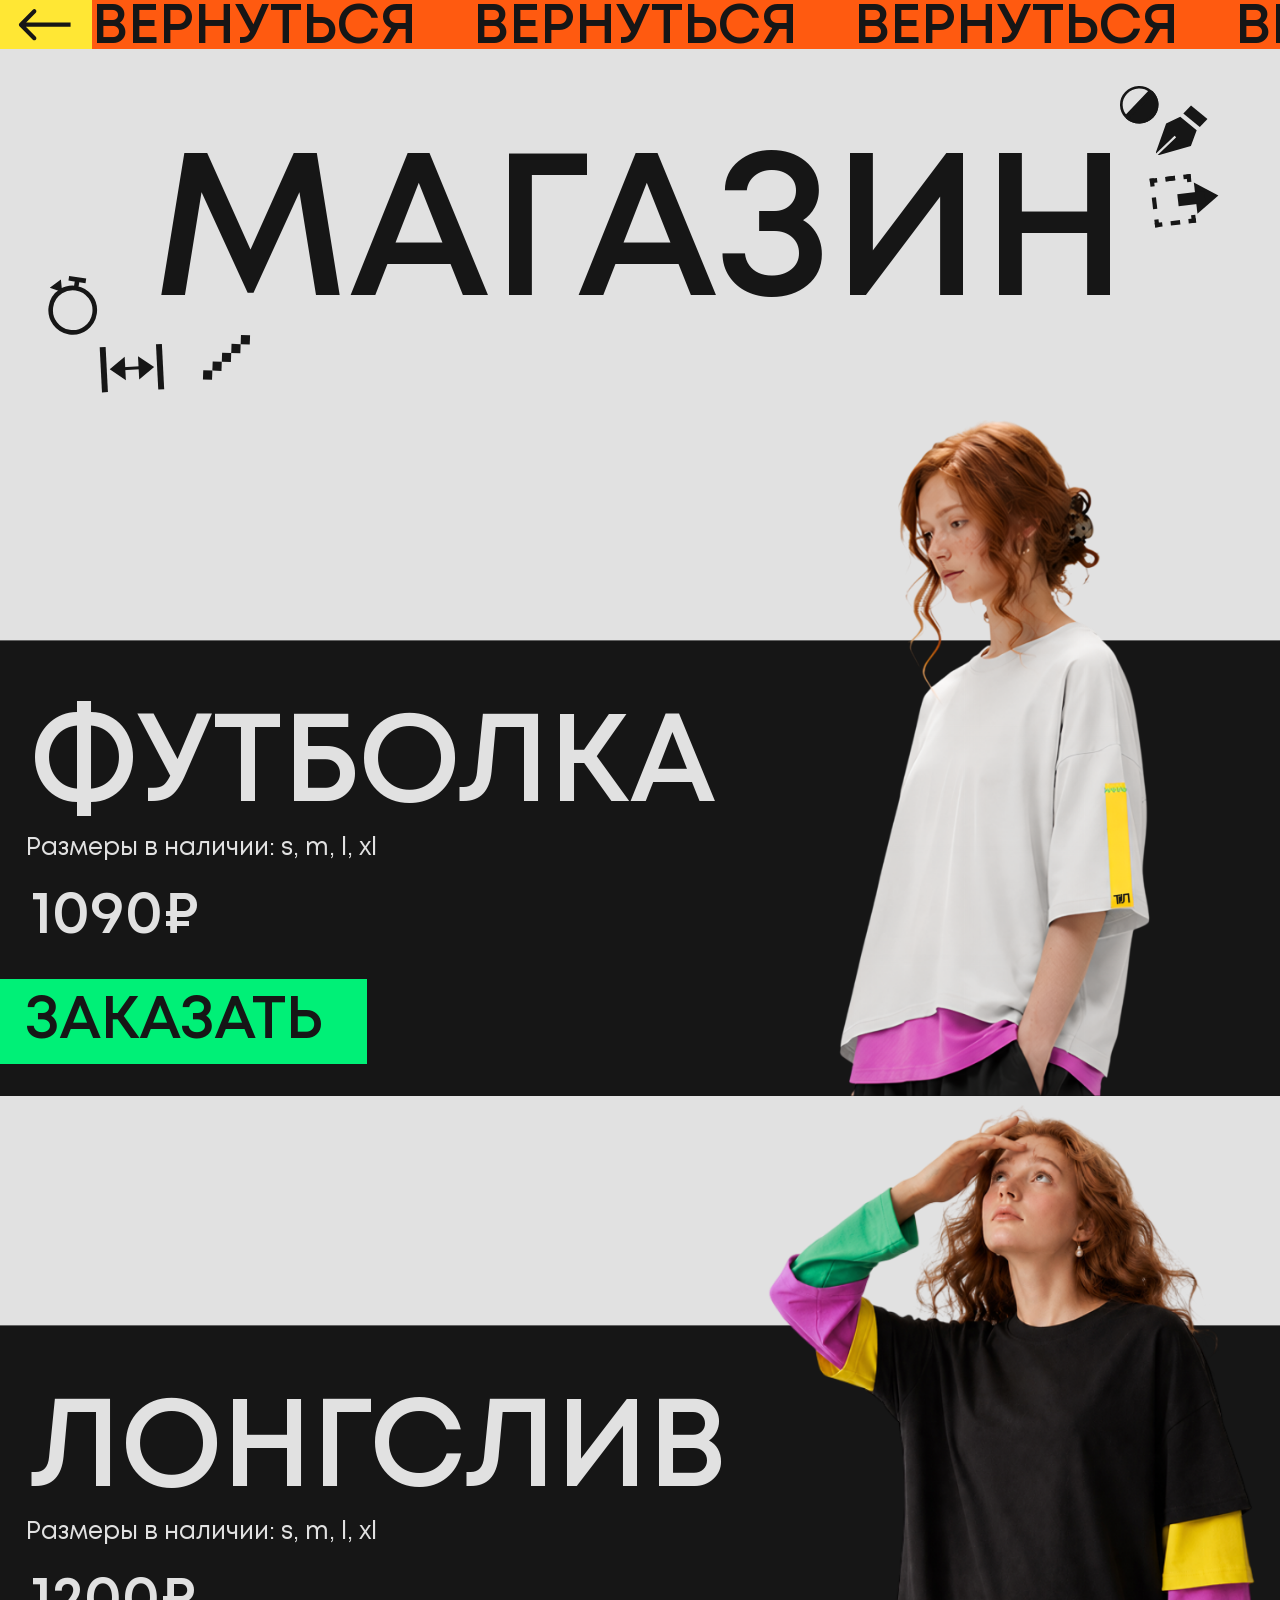
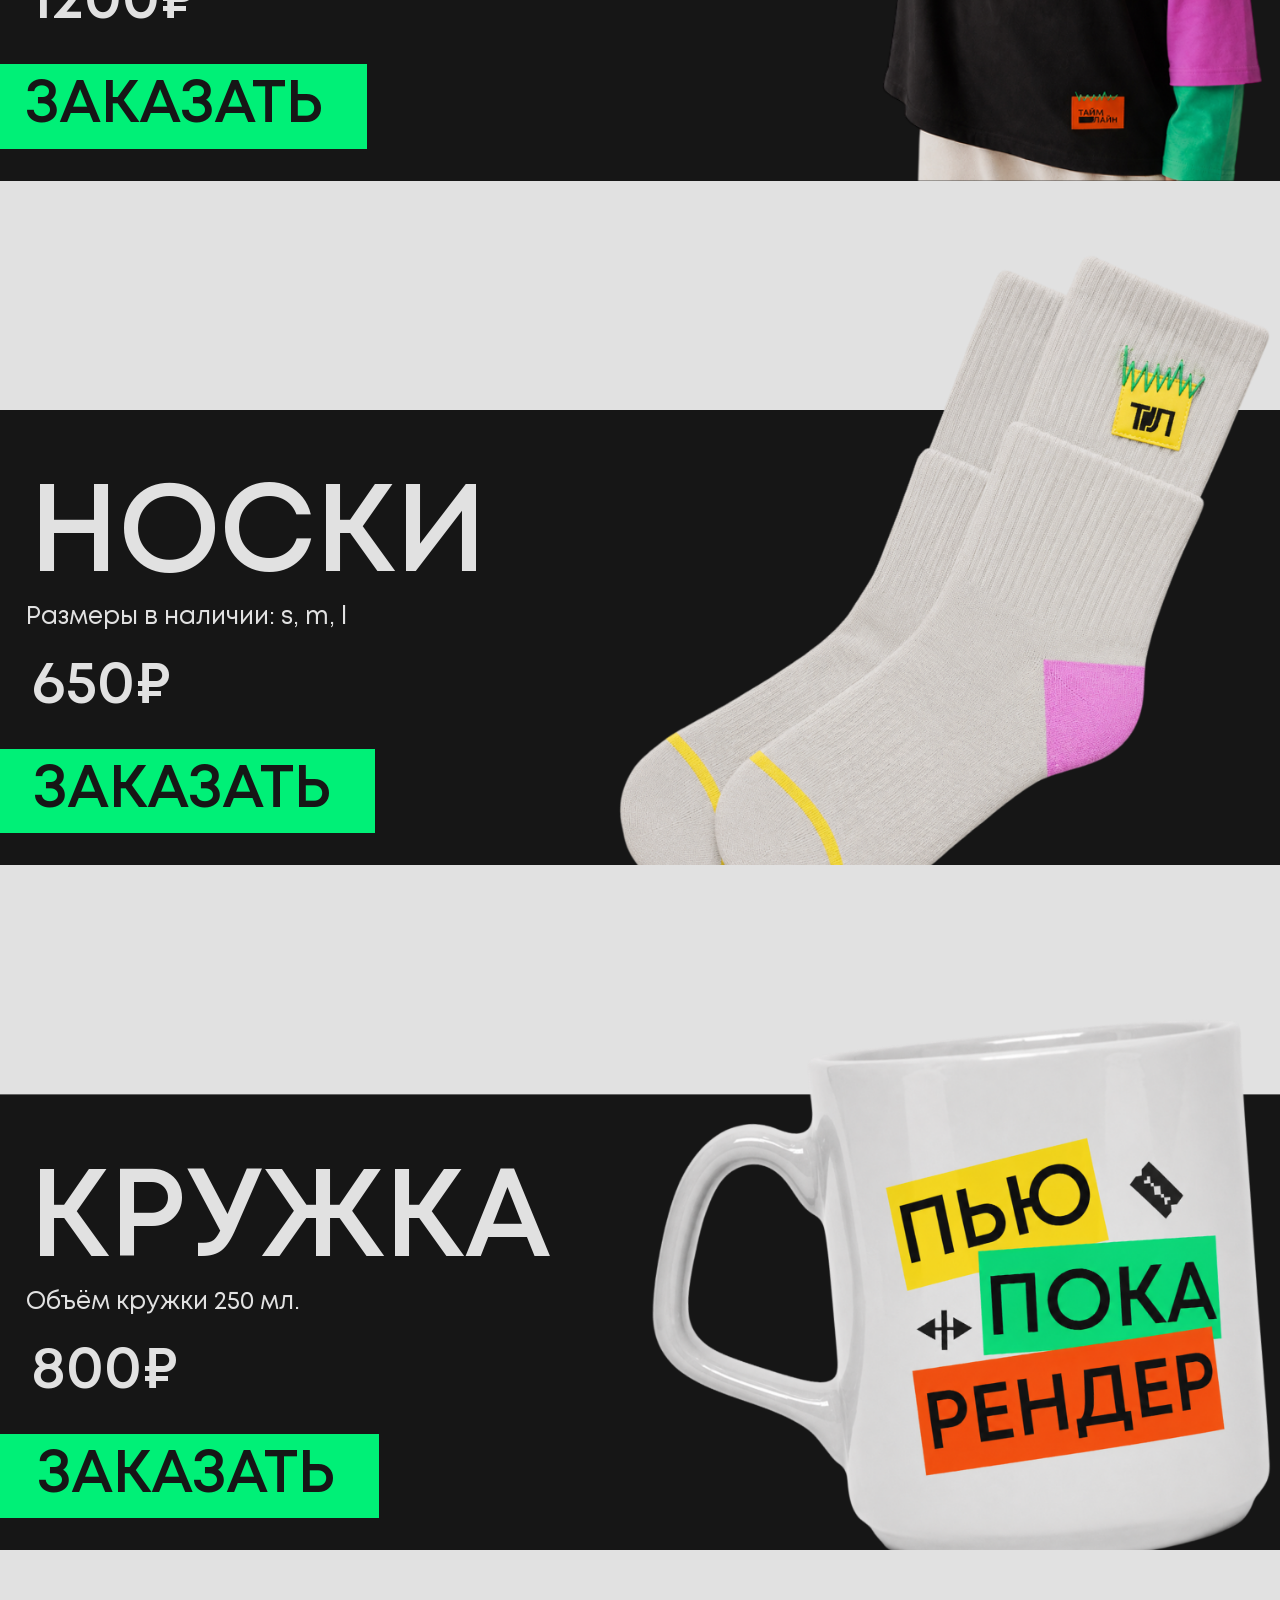
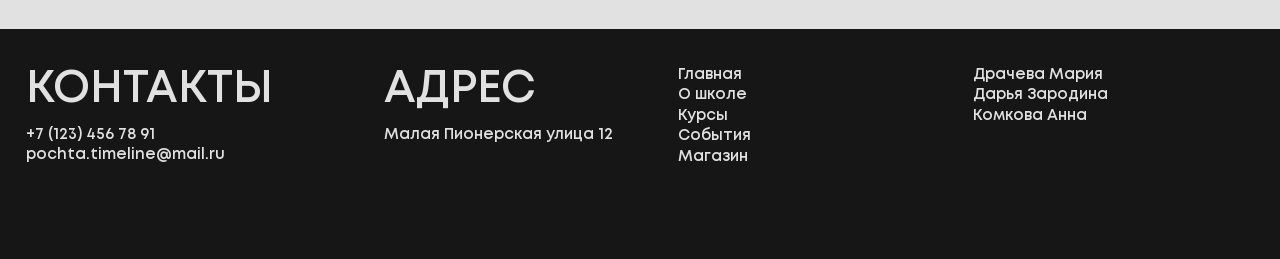
<file: shop.html>
<!doctype html>
<html lang="ru">
  <head>
    <meta charset="UTF-8" />
    <meta name="viewport" content="width=device-width, initial-scale=1.0" />
    <title>МАГАЗИН</title>
    <link rel="stylesheet" href="stylesheets/style.css" />
    <script defer src="javascripts/shop.js"></script>
    <link rel="icon" href="images/icon.svg" />
  </head>
  <body class="page-shop">
    <nav class="comeback">
      <a class="button-comeback" href="index.html"></a>
      <a class="text-comeback" href="index.html"
        >ВЕРНУТЬСЯ&nbsp;&nbsp;&nbsp;&nbsp;ВЕРНУТЬСЯ&nbsp;&nbsp;&nbsp;&nbsp;ВЕРНУТЬСЯ&nbsp;&nbsp;&nbsp;&nbsp;ВЕРНУТЬСЯ&nbsp;&nbsp;&nbsp;&nbsp;ВЕРНУТЬСЯ&nbsp;&nbsp;&nbsp;&nbsp;ВЕРНУТЬСЯ&nbsp;&nbsp;&nbsp;&nbsp;ВЕРНУТЬСЯ</a
      >
    </nav>

    <section class="heading">
      <h1>МАГАЗИН</h1>

      <img
        id="parallaxPlusPlus"
        class="clock"
        src="images/elements/clock.svg"
        alt="clock"
      />
      <img
        id="parallaxPlusMinus"
        class="arrows1"
        src="images/elements/arrows1.svg"
        alt="arrows1"
      />
      <img
        id="parallaxMinusPlus"
        class="stick"
        src="images/elements/stick.svg"
        alt="stick"
      />
      <img
        id="parallaxMinusMinus"
        class="circle"
        src="images/elements/circle.svg"
        alt="circle"
      />
      <img
        id="parallaxPlusPlus2"
        class="pen"
        src="images/elements/pen.svg"
        alt="pen"
      />
      <img
        id="parallaxPlusMinus2"
        class="arrow"
        src="images/elements/arrow.svg"
        alt="arrow"
      />
    </section>

    <section class="products">
      <section class="product1">
        <h2>ФУТБОЛКА</h2>
        <h3>1090₽</h3>
        <p>Размеры в наличии: s, m, l, xl</p>

        <button
          class="button-order"
          type="button"
          data-modal="modal-first-product"
        >
          ЗАКАЗАТЬ
        </button>

        <div class="t-short">
          <img class="t-short1" src="images/for-shop/t-short1.png" alt="" />
          <img class="t-short2" src="images/for-shop/t-short2.png" alt="" />
        </div>

        <div class="modal-order" id="modal-first-product">
          <div class="modal-window-order">
            <button class="modal-close-order" type="button"></button>

            <div class="marquee-window-order">
              <p class="text-marquee-window-order">
                ОФОРМЛЕНИЕ ЗАКАЗА&nbsp;&nbsp;&nbsp;&nbsp;ОФОРМЛЕНИЕ
                ЗАКАЗА&nbsp;&nbsp;&nbsp;&nbsp;ОФОРМЛЕНИЕ
                ЗАКАЗА&nbsp;&nbsp;&nbsp;&nbsp;ОФОРМЛЕНИЕ
                ЗАКАЗА&nbsp;&nbsp;&nbsp;&nbsp;ОФОРМЛЕНИЕ
                ЗАКАЗА&nbsp;&nbsp;&nbsp;&nbsp;ОФОРМЛЕНИЕ ЗАКАЗА
              </p>
            </div>

            <div class="img-form">
              <div class="img-of-order">
                <img
                  class="product"
                  src="images/for-shop/t-short3.png"
                  alt=""
                />
                <h1 class="name-product">ФУТБОЛКА</h1>
                <h2 class="price-product">1090₽</h2>
              </div>

              <div class="form-for-order">
                <h1 class="buyer">ПОКУПАТЕЛЬ</h1>
                <form making-order="">
                  <span class="placeholder">
                    <input
                      type="text"
                      name="userName"
                      value=""
                      placeholder=""
                    />
                  </span>

                  <span class="placeholder">
                    <input type="email" name="email" value="" placeholder="" />
                  </span>

                  <span class="placeholder">
                    <input type="tel" name="phone" value="" placeholder="" />
                  </span>

                  <h1 class="delivery">ДОСТАВКА</h1>
                  <span class="placeholder">
                    <input
                      type="text"
                      name="address-way"
                      value=""
                      placeholder=""
                    />
                  </span>

                  <span class="placeholder">
                    <input type="text" name="address" value="" placeholder="" />
                  </span>
                </form>

                <a class="button-to-order" href="404.html">ЗАКАЗАТЬ</a>
              </div>
            </div>
          </div>
        </div>
      </section>

      <section class="product2">
        <h2>ЛОНГСЛИВ</h2>
        <h3>1200₽</h3>
        <p>Размеры в наличии: s, m, l, xl</p>

        <button
          class="button-order"
          type="button"
          data-modal="modal-second-product"
        >
          ЗАКАЗАТЬ
        </button>

        <div class="longsleeve">
          <img
            class="longsleeve1"
            src="images/for-shop/longsleeve1.png"
            alt=""
          />
          <img
            class="longsleeve2"
            src="images/for-shop/longsleeve2.png"
            alt=""
          />
        </div>

        <div class="modal-order" id="modal-second-product">
          <div class="modal-window-order">
            <button class="modal-close-order" type="button"></button>

            <div class="marquee-window-order">
              <p class="text-marquee-window-order">
                ОФОРМЛЕНИЕ ЗАКАЗА&nbsp;&nbsp;&nbsp;&nbsp;ОФОРМЛЕНИЕ
                ЗАКАЗА&nbsp;&nbsp;&nbsp;&nbsp;ОФОРМЛЕНИЕ
                ЗАКАЗА&nbsp;&nbsp;&nbsp;&nbsp;ОФОРМЛЕНИЕ
                ЗАКАЗА&nbsp;&nbsp;&nbsp;&nbsp;ОФОРМЛЕНИЕ
                ЗАКАЗА&nbsp;&nbsp;&nbsp;&nbsp;ОФОРМЛЕНИЕ ЗАКАЗА
              </p>
            </div>

            <div class="img-form">
              <div class="img-of-order">
                <img
                  class="product"
                  src="images/for-shop/longsleeve3.png"
                  alt=""
                />
                <h1 class="name-product">ЛОНГСЛИВ</h1>
                <h2 class="price-product">1200₽</h2>
              </div>

              <div class="form-for-order">
                <h1 class="buyer">ПОКУПАТЕЛЬ</h1>
                <form making-order="">
                  <span class="placeholder">
                    <input
                      type="text"
                      name="userName"
                      value=""
                      placeholder=""
                    />
                  </span>

                  <span class="placeholder">
                    <input type="email" name="email" value="" placeholder="" />
                  </span>

                  <span class="placeholder">
                    <input type="tel" name="phone" value="" placeholder="" />
                  </span>

                  <h1 class="delivery">ДОСТАВКА</h1>
                  <span class="placeholder">
                    <input
                      type="text"
                      name="address-way"
                      value=""
                      placeholder=""
                    />
                  </span>

                  <span class="placeholder">
                    <input type="text" name="address" value="" placeholder="" />
                  </span>
                </form>

                <a class="button-to-order" href="404.html">ЗАКАЗАТЬ</a>
              </div>
            </div>
          </div>
        </div>
      </section>

      <section class="product3">
        <h2>НОСКИ</h2>
        <h3>650₽</h3>
        <p>Размеры в наличии: s, m, l</p>

        <button
          class="button-for-product3"
          class="button-order"
          type="button"
          data-modal="modal-third-product"
        >
          ЗАКАЗАТЬ
        </button>

        <div class="socks">
          <img class="socks1" src="images/for-shop/socks1.png" alt="socks1" />
          <img class="socks2" src="images/for-shop/socks2.png" alt="socks2" />
        </div>

        <div class="modal-order" id="modal-third-product">
          <div class="modal-window-order">
            <button class="modal-close-order" type="button"></button>

            <div class="marquee-window-order">
              <p class="text-marquee-window-order">
                ОФОРМЛЕНИЕ ЗАКАЗА&nbsp;&nbsp;&nbsp;&nbsp;ОФОРМЛЕНИЕ
                ЗАКАЗА&nbsp;&nbsp;&nbsp;&nbsp;ОФОРМЛЕНИЕ
                ЗАКАЗА&nbsp;&nbsp;&nbsp;&nbsp;ОФОРМЛЕНИЕ
                ЗАКАЗА&nbsp;&nbsp;&nbsp;&nbsp;ОФОРМЛЕНИЕ
                ЗАКАЗА&nbsp;&nbsp;&nbsp;&nbsp;ОФОРМЛЕНИЕ ЗАКАЗА
              </p>
            </div>

            <div class="img-form">
              <div class="img-of-order">
                <img class="product" src="images/for-shop/socks3.png" alt="" />
                <h1 class="name-product">НОСКИ</h1>
                <h2 class="price-product">650₽</h2>
              </div>

              <div class="form-for-order">
                <h1 class="buyer">ПОКУПАТЕЛЬ</h1>
                <form making-order="">
                  <span class="placeholder">
                    <input
                      type="text"
                      name="userName"
                      value=""
                      placeholder=""
                    />
                  </span>

                  <span class="placeholder">
                    <input type="email" name="email" value="" placeholder="" />
                  </span>

                  <span class="placeholder">
                    <input type="tel" name="phone" value="" placeholder="" />
                  </span>

                  <h1 class="delivery">ДОСТАВКА</h1>
                  <span class="placeholder">
                    <input
                      type="text"
                      name="address-way"
                      value=""
                      placeholder=""
                    />
                  </span>

                  <span class="placeholder">
                    <input type="text" name="address" value="" placeholder="" />
                  </span>
                </form>

                <a class="button-to-order" href="404.html">ЗАКАЗАТЬ</a>
              </div>
            </div>
          </div>
        </div>
      </section>

      <section class="product4">
        <h2>КРУЖКА</h2>
        <h3>800₽</h3>
        <p>Объём кружки 250 мл.</p>

        <button
          class="button-for-product4"
          type="button"
          data-modal="modal-forth-product"
        >
          ЗАКАЗАТЬ
        </button>

        <div class="cup">
          <img class="cup1" src="images/for-shop/cup1.png" alt="socks1" />
          <img class="cup2" src="images/for-shop/cup2.png" alt="socks2" />
        </div>

        <div class="modal-order" id="modal-forth-product">
          <div class="modal-window-order">
            <button class="modal-close-order" type="button"></button>

            <div class="marquee-window-order">
              <p class="text-marquee-window-order">
                ОФОРМЛЕНИЕ ЗАКАЗА&nbsp;&nbsp;&nbsp;&nbsp;ОФОРМЛЕНИЕ
                ЗАКАЗА&nbsp;&nbsp;&nbsp;&nbsp;ОФОРМЛЕНИЕ
                ЗАКАЗА&nbsp;&nbsp;&nbsp;&nbsp;ОФОРМЛЕНИЕ
                ЗАКАЗА&nbsp;&nbsp;&nbsp;&nbsp;ОФОРМЛЕНИЕ
                ЗАКАЗА&nbsp;&nbsp;&nbsp;&nbsp;ОФОРМЛЕНИЕ ЗАКАЗА
              </p>
            </div>

            <div class="img-form">
              <div class="img-of-order">
                <img class="product" src="images/for-shop/cup3.png" alt="" />
                <h1 class="name-product">КРУЖКА</h1>
                <h2 class="price-product">800₽</h2>
              </div>

              <div class="form-for-order">
                <h1 class="buyer">ПОКУПАТЕЛЬ</h1>
                <form making-order="">
                  <span class="placeholder">
                    <input
                      type="text"
                      name="userName"
                      value=""
                      placeholder=""
                    />
                  </span>

                  <span class="placeholder">
                    <input type="email" name="email" value="" placeholder="" />
                  </span>

                  <span class="placeholder">
                    <input type="tel" name="phone" value="" placeholder="" />
                  </span>

                  <h1 class="delivery">ДОСТАВКА</h1>
                  <span class="placeholder">
                    <input
                      type="text"
                      name="address-way"
                      value=""
                      placeholder=""
                    />
                  </span>

                  <span class="placeholder">
                    <input type="text" name="address" value="" placeholder="" />
                  </span>
                </form>

                <a class="button-to-order" href="404.html">ЗАКАЗАТЬ</a>
              </div>
            </div>
          </div>
        </div>
      </section>
    </section>

    <section class="footer">
      <section class="first">
        <h1>КОНТАКТЫ</h1>
        <p>+7 (123) 456 78 91</p>
        <p>pochta.timeline@mail.ru</p>
      </section>

      <section class="second">
        <h1>АДРЕС</h1>
        <p>Малая Пионерская улица 12</p>
      </section>

      <section class="thrid">
        <a href="index.html">Главная</a>
        <a href="aboutschool.html">О школе</a>
        <a href="courses.html">Курсы</a>
        <a href="events.html">События</a>
        <a href="shop.html">Магазин</a>
      </section>

      <section class="forth">
        <p>Драчева Мария</p>
        <p>Дарья Зародина</p>
        <p>Комкова Анна</p>
      </section>
    </section>
  </body>
</html>
</file>
<file: stylesheets/style.css>
@import 'reset.css';
@import 'layout.css';
@import 'fonts.css';
@import 'adaptive.css';
@import 'animations.css';
</file>
